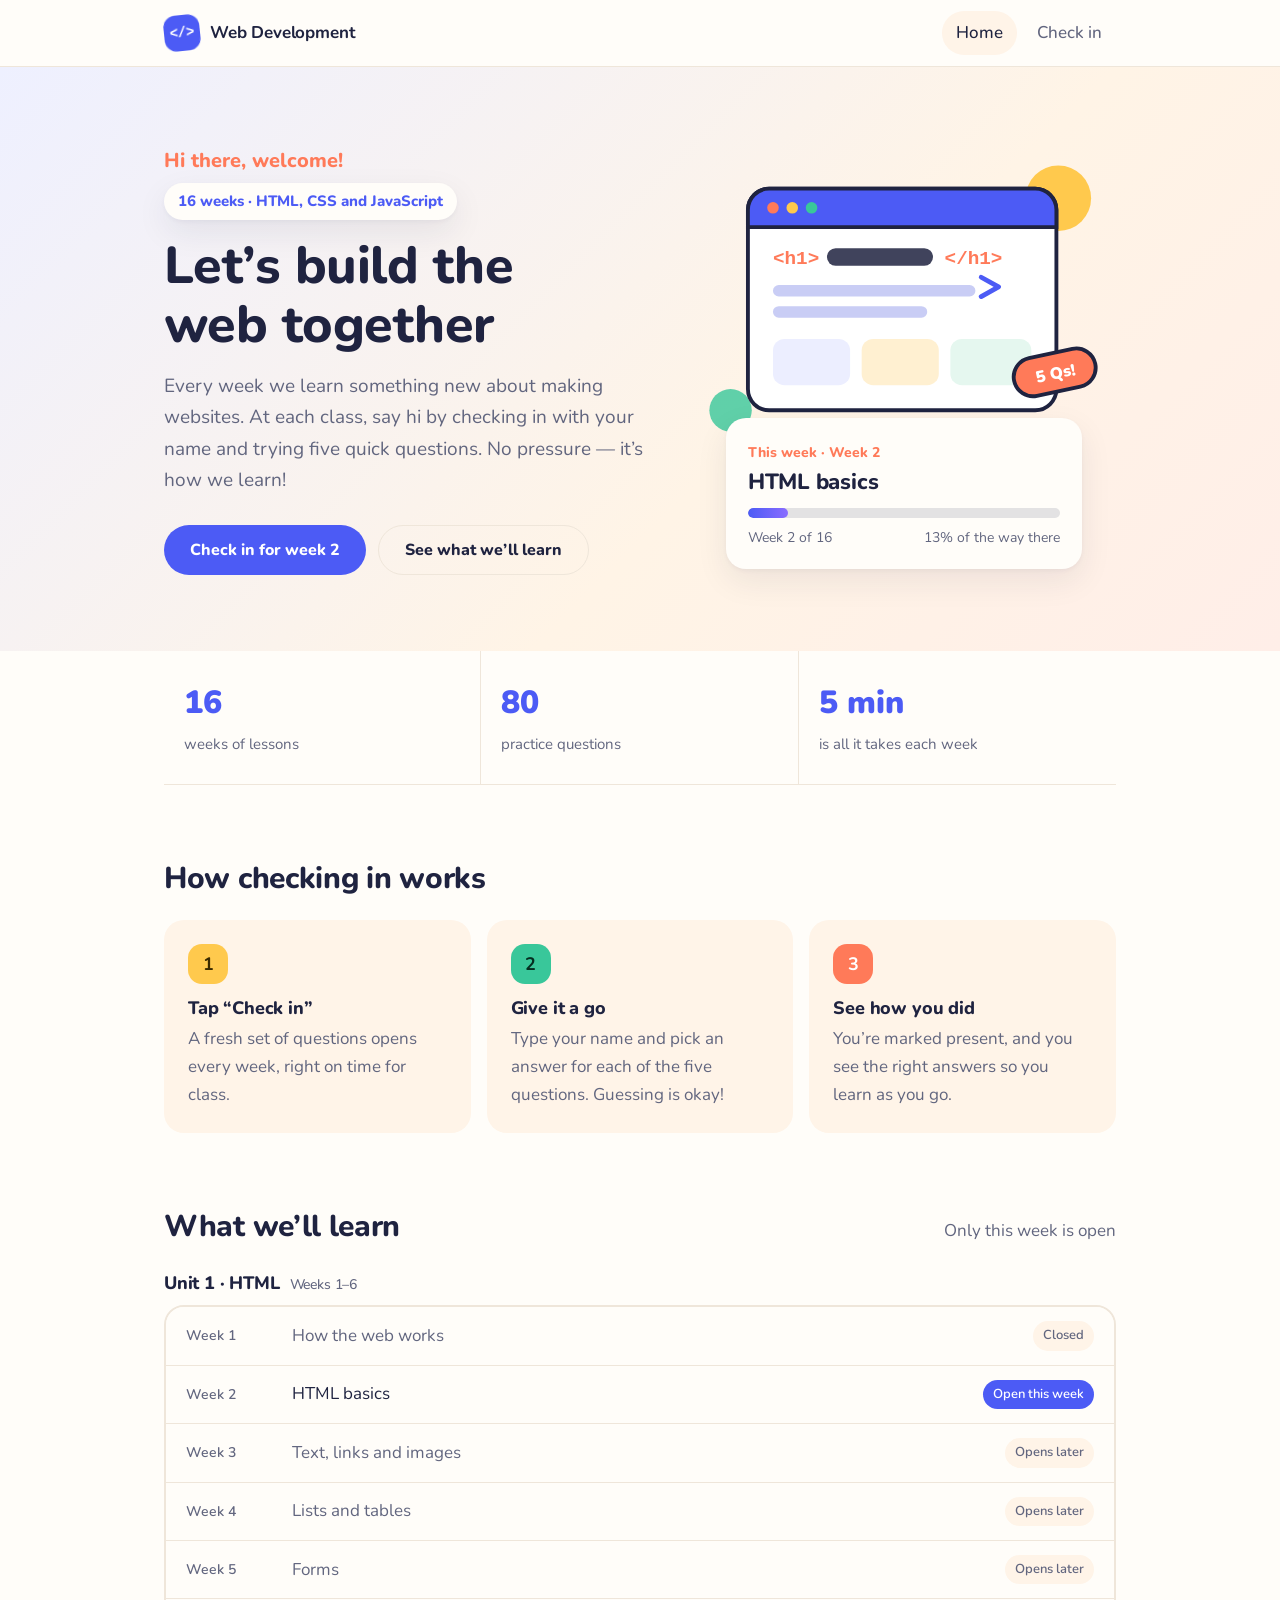
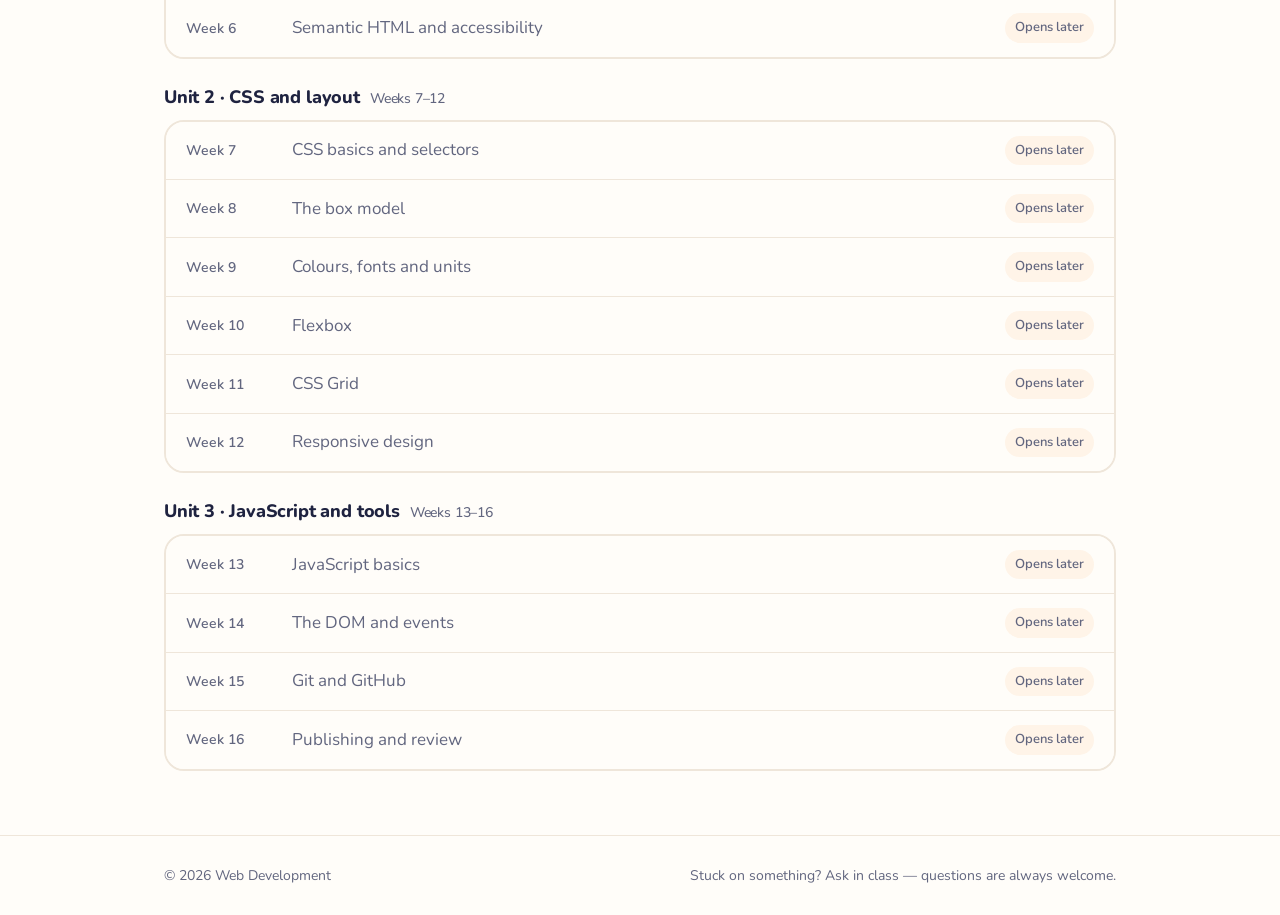
<file: index.html>
<!DOCTYPE html>
<html lang="en">
<head>
<meta charset="utf-8">
<meta name="viewport" content="width=device-width,initial-scale=1">
<meta name="description" content="A 16-week course in web development: HTML, CSS and JavaScript, with a weekly check-in.">
<title>Web Development</title>
<link rel="icon" href="data:image/svg+xml,%3Csvg xmlns='http://www.w3.org/2000/svg' viewBox='0 0 32 32'%3E%3Crect width='32' height='32' rx='8' fill='%232b3ee6'/%3E%3Ctext x='16' y='21' font-family='monospace' font-size='13' font-weight='700' fill='white' text-anchor='middle'%3E%3C/%3E%3C/text%3E%3C/svg%3E">
<link rel="preconnect" href="https://fonts.googleapis.com">
<link rel="stylesheet" href="https://fonts.googleapis.com/css2?family=Nunito:wght@400;600;700;800;900&display=swap">
<link rel="stylesheet" href="style.css">
</head>
<body>
<header class="site-head"><div class="wrap">
  <a class="brand" href="index.html"><span class="logo" aria-hidden="true">&lt;/&gt;</span><span data-course>Web Development</span></a>
  <nav aria-label="Main"><a href="index.html" aria-current="page">Home</a><a href="checkin.html">Check in</a></nav>
</div></header>

<section class="hero">
  <div class="wrap">
    <div>
      <p class="hello" id="hello">Hi there, welcome!</p>
      <span class="eyebrow">16 weeks · HTML, CSS and JavaScript</span>
      <h1>Let’s build the web together</h1>
      <p class="lead">Every week we learn something new about making websites. At each class, say hi by checking in with your name and trying five quick questions. No pressure — it’s how we learn!</p>
      <div class="row" style="display:flex;flex-wrap:wrap;gap:12px">
        <a class="btn" id="go" href="checkin.html">Check in</a>
        <a class="btn ghost" href="#syllabus">See what we’ll learn</a>
      </div>
    </div>
    <div class="hero-art">
      <svg viewBox="0 0 440 320" role="img" aria-label="A friendly drawing of a browser window with code and colourful blocks">
        <circle cx="380" cy="50" r="34" fill="#ffc94d"/>
        <circle cx="40" cy="270" r="22" fill="#39c79a" opacity=".8"/>
        <rect x="58" y="40" width="320" height="230" rx="22" fill="#ffffff" stroke="#1f2340" stroke-width="4"/>
        <path d="M58 62a22 22 0 0 1 22-22h276a22 22 0 0 1 22 22v18H58z" fill="#4c5bf5" stroke="#1f2340" stroke-width="4"/>
        <circle cx="84" cy="60" r="6" fill="#ff7a59"/><circle cx="104" cy="60" r="6" fill="#ffc94d"/><circle cx="124" cy="60" r="6" fill="#39c79a"/>
        <text x="84" y="118" font-family="ui-monospace,Menlo,monospace" font-size="20" font-weight="700" fill="#ff7a59">&lt;h1&gt;</text>
        <rect x="140" y="102" width="110" height="18" rx="9" fill="#1f2340" opacity=".85"/>
        <text x="262" y="118" font-family="ui-monospace,Menlo,monospace" font-size="20" font-weight="700" fill="#ff7a59">&lt;/h1&gt;</text>
        <rect x="84" y="140" width="210" height="12" rx="6" fill="#c9cdf5"/>
        <rect x="84" y="162" width="160" height="12" rx="6" fill="#c9cdf5"/>
        <rect x="84" y="196" width="80" height="48" rx="12" fill="#eceeff"/>
        <rect x="176" y="196" width="80" height="48" rx="12" fill="#fff0d1"/>
        <rect x="268" y="196" width="84" height="48" rx="12" fill="#e5f7ef"/>
        <path d="M300 132l18 10-18 10" fill="none" stroke="#4c5bf5" stroke-width="5" stroke-linecap="round" stroke-linejoin="round"/>
        <g transform="translate(330 220) rotate(-12)"><rect x="0" y="0" width="86" height="40" rx="20" fill="#ff7a59" stroke="#1f2340" stroke-width="4"/><text x="43" y="27" text-anchor="middle" font-family="Nunito,sans-serif" font-weight="900" font-size="17" fill="#fff">5 Qs!</text></g>
      </svg>
      <aside class="now" aria-label="This week">
        <span class="lbl" id="nowLbl">This week</span>
        <h3 id="nowTopic"></h3>
        <div class="bar" aria-hidden="true"><i id="nowBar"></i></div>
        <div class="meta"><span id="nowWeek"></span><span id="nowPct"></span></div>
      </aside>
    </div>
  </div>
</section>

<div class="wrap">
  <div class="stats">
    <div><b>16</b><span>weeks of lessons</span></div>
    <div><b>80</b><span>practice questions</span></div>
    <div><b>5 min</b><span>is all it takes each week</span></div>
  </div>

  <section class="block" aria-labelledby="how">
    <div class="section-head"><h2 id="how">How checking in works</h2></div>
    <div class="steps">
      <div class="step"><div class="num">1</div><h3>Tap “Check in”</h3><p>A fresh set of questions opens every week, right on time for class.</p></div>
      <div class="step"><div class="num">2</div><h3>Give it a go</h3><p>Type your name and pick an answer for each of the five questions. Guessing is okay!</p></div>
      <div class="step"><div class="num">3</div><h3>See how you did</h3><p>You’re marked present, and you see the right answers so you learn as you go.</p></div>
    </div>
  </section>

  <section class="block" id="syllabus" aria-labelledby="syl">
    <div class="section-head"><h2 id="syl">What we’ll learn</h2><span class="muted" id="openInfo"></span></div>
    <div id="units"></div>
  </section>
</div>

<footer><div class="wrap"><span>&copy; <span data-year></span> <span data-course></span></span><span>Stuck on something? Ask in class — questions are always welcome.</span></div></footer>

<script src="config.js"></script>
<script src="questions.js"></script>
<script src="common.js"></script>
<script>
{
  const open = U.openWeek(), cur = WEEKS[open - 1];
  const go = document.getElementById('go');
  go.textContent = 'Check in for week ' + open;
  const nm = (U.get('wd-name') || '').split(' ')[0];
  if (nm) document.getElementById('hello').textContent = 'Welcome back, ' + nm + '!';
  go.href = 'checkin.html#week-' + open;
  document.getElementById('nowLbl').textContent = 'This week · Week ' + open;
  document.getElementById('nowTopic').textContent = cur.t;
  document.getElementById('nowBar').style.width = Math.round(open / WEEKS.length * 100) + '%';
  document.getElementById('nowWeek').textContent = 'Week ' + open + ' of ' + WEEKS.length;
  document.getElementById('nowPct').textContent = Math.round(open / WEEKS.length * 100) + '% of the way there';
  document.getElementById('openInfo').textContent = 'Only this week is open';

  document.getElementById('units').innerHTML = U.UNITS.map(u => {
    const rows = WEEKS.slice(u.from - 1, u.to).map((w, i) => {
      const n = u.from + i;
      if (n < open) return `<div class="wrow locked"><span class="wn">Week ${n}</span><span>${U.esc(w.t)}</span><span class="tag done">Closed</span></div>`;
      if (n > open) return `<div class="wrow locked"><span class="wn">Week ${n}</span><span>${U.esc(w.t)}</span><span class="tag locked">Opens later</span></div>`;
      return `<a class="wrow" href="checkin.html#week-${n}"><span class="wn">Week ${n}</span><span>${U.esc(w.t)}</span><span class="tag current">Open this week</span></a>`;
    }).join('');
    return `<div class="unit"><h3>${U.esc(u.name)} <small>Weeks ${u.from}–${u.to}</small></h3><div class="weeks-list">${rows}</div></div>`;
  }).join('');
}
</script>
</body>
</html>
</file>
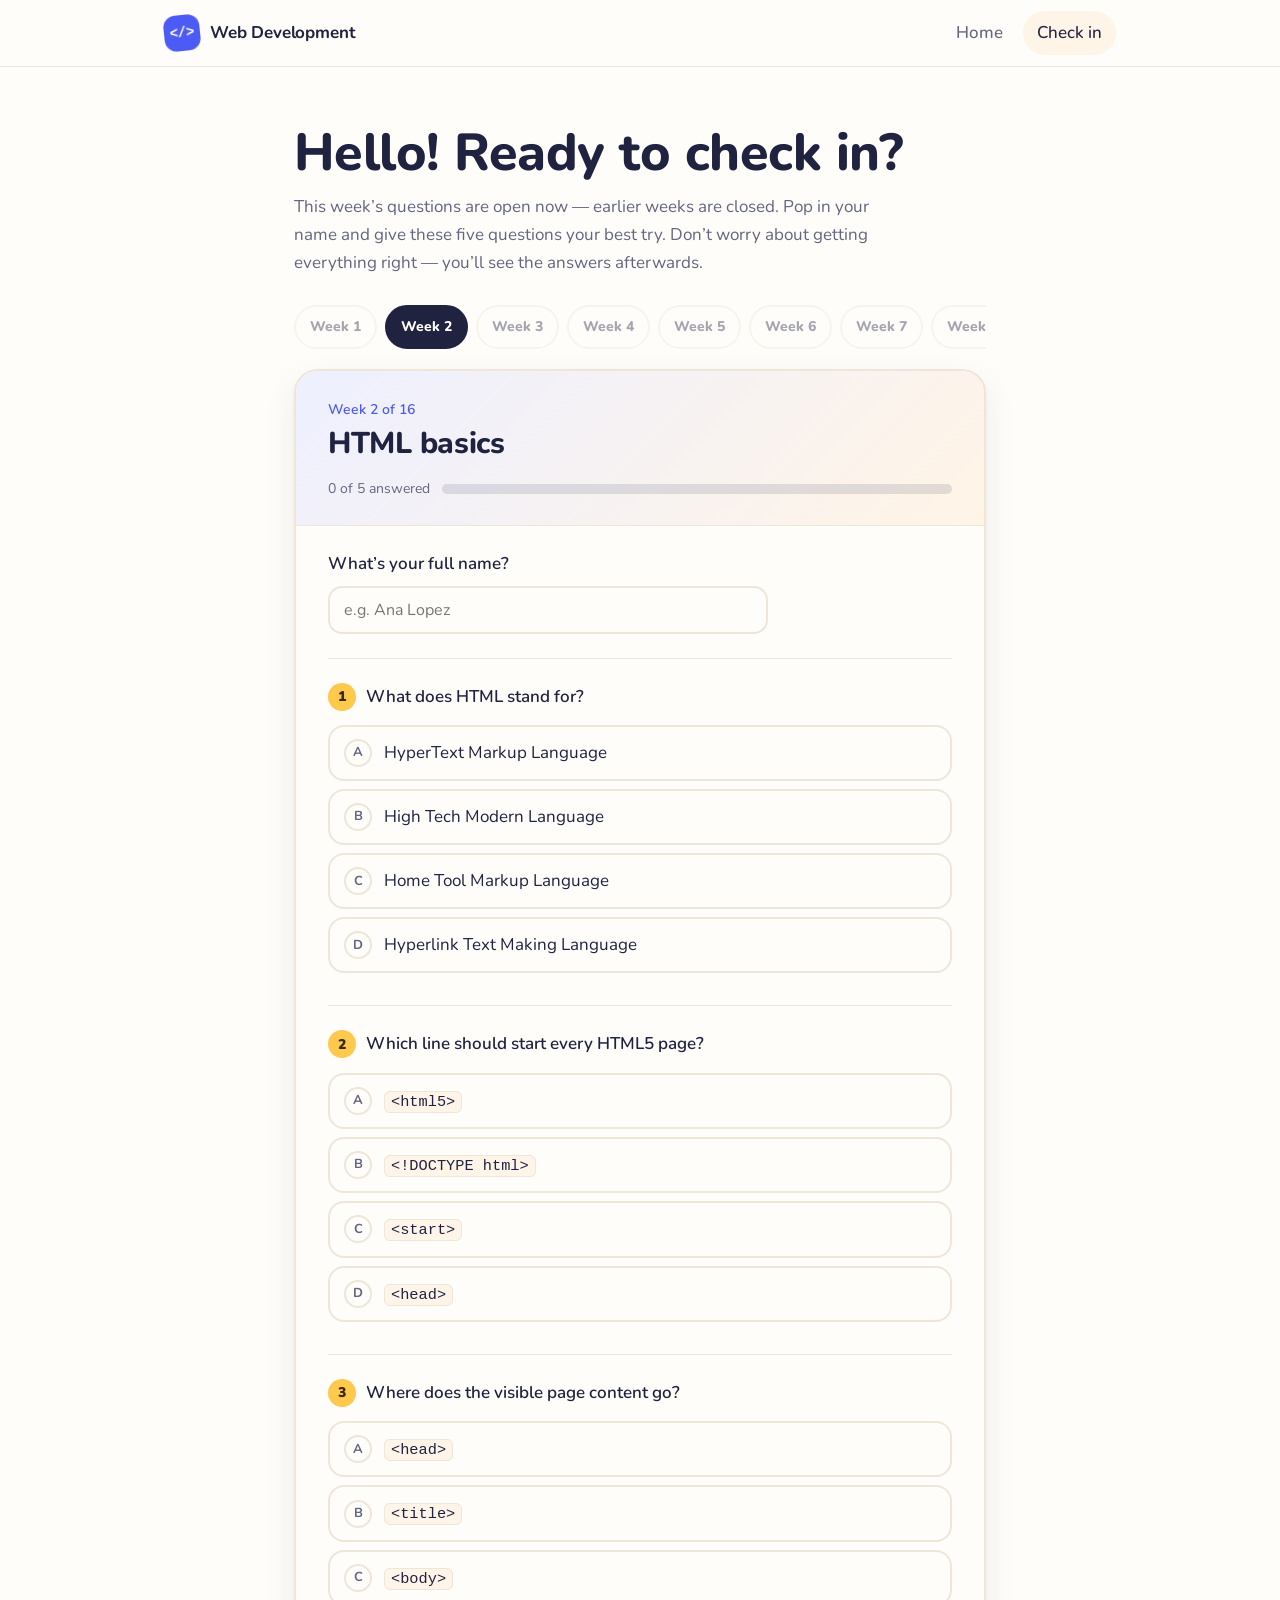
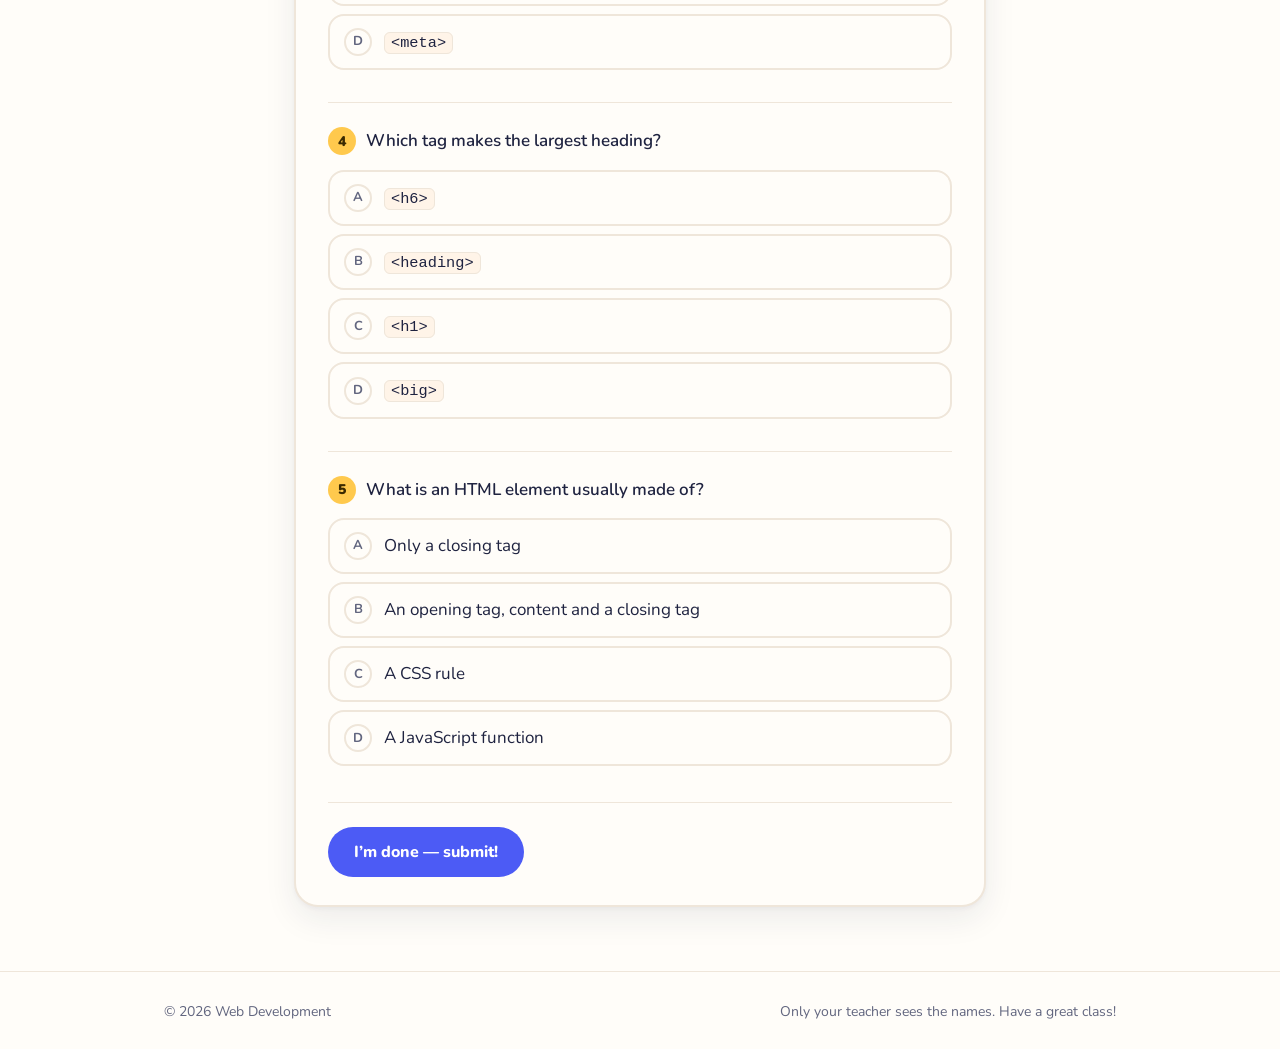
<file: checkin.html>
<!DOCTYPE html>
<html lang="en">
<head>
<meta charset="utf-8">
<meta name="viewport" content="width=device-width,initial-scale=1">
<title>Weekly Check-in · Web Development</title>
<link rel="icon" href="data:image/svg+xml,%3Csvg xmlns='http://www.w3.org/2000/svg' viewBox='0 0 32 32'%3E%3Crect width='32' height='32' rx='8' fill='%232b3ee6'/%3E%3C/svg%3E">
<link rel="preconnect" href="https://fonts.googleapis.com">
<link rel="stylesheet" href="https://fonts.googleapis.com/css2?family=Nunito:wght@400;600;700;800;900&display=swap">
<link rel="stylesheet" href="style.css">
</head>
<body>
<header class="site-head"><div class="wrap">
  <a class="brand" href="index.html"><span class="logo" aria-hidden="true">&lt;/&gt;</span><span data-course>Web Development</span></a>
  <nav aria-label="Main"><a href="index.html">Home</a><a href="checkin.html" aria-current="page">Check in</a></nav>
</div></header>

<main class="wrap narrow">
  <div class="page-head">
    <h1>Hello! Ready to check in?</h1>
    <p class="muted">This week’s questions are open now — earlier weeks are closed. Pop in your name and give these five questions your best try. Don’t worry about getting everything right — you’ll see the answers afterwards.</p>
  </div>
  <nav class="scroll" aria-label="Weeks"><div class="weeks" id="weeks"></div></nav>
  <section class="sheet" id="sheet" aria-live="polite"></section>
  <p><button class="btn hidden" type="button" id="forget">Clear saved check-in from this browser</button></p>
  <p class="note hidden" id="practice">Practice mode: answers aren’t being sent to your teacher yet, so feel free to try things out.</p>
</main>

<footer><div class="wrap"><span>&copy; <span data-year></span> <span data-course></span></span><span>Only your teacher sees the names. Have a great class!</span></div></footer>

<script src="config.js?v=94dccd9"></script>
<script src="questions.js"></script>
<script src="common.js"></script>
<script>
{
  const open = U.openWeek();
  const done = JSON.parse(U.get('wd-done') || '{}');   // results this browser already sent
  // Only the current week can be opened. Past weeks are closed, future weeks are locked.
  let week = open;
  const forget = document.getElementById('forget');
  if (!CONFIG.API_URL) document.getElementById('practice').classList.remove('hidden');

  function renderWeeks() {
    document.getElementById('weeks').innerHTML = WEEKS.map((w, i) => {
      const n = i + 1;
      return `<button type="button" class="wk${done[n] ? ' done' : ''}" data-w="${n}" aria-current="${n === week}" ${n < open ? 'disabled title="This week is closed"' : n > open ? 'disabled title="Opens later"' : ''} aria-label="Week ${n}: ${U.esc(w.t)}">Week ${n}</button>`;
    }).join('');
    const cur = document.querySelector('.wk[aria-current=true]');
    if (cur) cur.scrollIntoView({ block: 'nearest', inline: 'center' });
  }

  function updateProgress() {
    const n = document.querySelectorAll('#quiz input[type=radio]:checked').length;
    const t = document.getElementById('progTxt'), b = document.getElementById('progBar');
    if (t) t.textContent = n === 5 ? 'All done — ready to submit!' : n + ' of 5 answered';
    if (b) b.style.width = (n / 5 * 100) + '%';
  }

  function renderSheet() {
    forget.classList.toggle('hidden', !U.get('wd-name') && Object.keys(done).length === 0);
    const w = WEEKS[week - 1], rec = done[week];
    let h = `<div class="sheet-head"><span class="topic">Week ${week} of ${WEEKS.length}</span><h2>${U.esc(w.t)}</h2>`;
    if (!rec) h += `<div class="progress"><span id="progTxt">0 of 5 answered</span><div class="bar"><i id="progBar" style="width:0"></i></div></div>`;
    h += `</div><div class="sheet-body">`;
    if (rec) {
      const first = rec.name.split(' ')[0];
      const cheer = rec.score === 5 ? `Perfect score, ${first}! Amazing work.`
        : rec.score >= 3 ? `Nice work, ${first}! You’re getting it.`
        : `Thanks for trying, ${first}! Every week gets easier.`;
      h += `<div class="result"><span class="score">${rec.score}/5</span><p><span class="big">${U.esc(cheer)}</span><span class="cheer">${rec.sent ? `You’re checked in for week ${week}.` : CONFIG.API_URL ? 'If this result is missing from the attendance sheet, send the saved answers below.' : 'These practice answers are saved on this device.'} Have a look at the green answers below.</span></p></div>`;
    }
    h += `<form id="quiz" novalidate><label class="f" for="name">What’s your full name?</label>
      <input type="text" id="name" autocomplete="name" maxlength="80" placeholder="e.g. Ana Lopez" value="${U.esc(rec ? rec.name : (U.get('wd-name') || ''))}" ${rec ? 'disabled' : ''} required>`;
    w.q.forEach((q, qi) => {
      h += `<fieldset class="q"><legend><span class="n">${qi + 1}</span>${U.fmt(q[0])}</legend><div>`;
      q[1].forEach((o, oi) => {
        let cls = '';
        if (rec) { if (oi === q[2]) cls = 'right'; else if (rec.answers[qi] === oi) cls = 'wrong'; }
        h += `<label class="opt ${cls}"><input type="radio" name="q${qi}" value="${oi}" ${rec && rec.answers[qi] === oi ? 'checked' : ''} ${rec ? 'disabled' : ''}><span class="k">${'ABCD'[oi]}</span><span>${U.fmt(o)}</span></label>`;
      });
      h += `</div></fieldset>`;
    });
    if (!rec || (CONFIG.API_URL && !rec.sent)) h += `<div class="submit-row"><button class="btn" type="submit" id="submit">${rec ? 'Send saved check-in' : 'I’m done — submit!'}</button><span class="msg" id="msg"></span></div>`;
    document.getElementById('sheet').innerHTML = h + '</form></div>';
  }

  async function submit(e) {
    e.preventDefault();
    const msg = document.getElementById('msg'), btn = document.getElementById('submit');
    const name = document.getElementById('name').value.trim().replace(/\s+/g, ' ');
    if (name.length < 2) { msg.className = 'msg err'; msg.textContent = 'Oops — please type your full name first.'; document.getElementById('name').focus(); return; }
    const answers = [];
    for (let i = 0; i < 5; i++) {
      const c = document.querySelector(`input[name=q${i}]:checked`);
      if (!c) { msg.className = 'msg err'; msg.textContent = `Almost there! Question ${i + 1} still needs an answer.`; return; }
      answers.push(+c.value);
    }
    const score = answers.filter((a, i) => a === WEEKS[week - 1].q[i][2]).length;
    U.set('wd-name', name);
    if (CONFIG.API_URL) {
      btn.disabled = true; msg.className = 'msg'; msg.textContent = 'Sending your answers…';
      try {
        // text/plain avoids a CORS preflight, which Google Apps Script doesn't answer
        const r = await fetch(CONFIG.API_URL, { method: 'POST', headers: { 'Content-Type': 'text/plain;charset=utf-8' },
          body: JSON.stringify({ week, topic: WEEKS[week - 1].t, name, score, answers: answers.map(a => 'ABCD'[a]).join('') }) });
        const j = await r.json();
        if (!j.ok) throw new Error(j.error || 'failed');
      } catch (err) {
        btn.disabled = false; msg.className = 'msg err'; msg.textContent = 'Hmm, that didn’t send. Check your internet and try again.'; return;
      }
    }
    done[week] = { name, score, answers, sent: Boolean(CONFIG.API_URL) };
    U.set('wd-done', JSON.stringify(done));
    renderWeeks(); renderSheet();
    document.getElementById('sheet').scrollIntoView({ behavior: 'smooth', block: 'start' });
  }

  document.addEventListener('click', e => {
    const b = e.target.closest('.wk'); if (!b || b.disabled) return;
    week = +b.dataset.w; renderWeeks(); renderSheet();
  });
  forget.addEventListener('click', () => {
    if (document.getElementById('submit')?.disabled) return;
    U.set('wd-name', '');
    U.set('wd-done', '{}');
    for (const savedWeek of Object.keys(done)) delete done[savedWeek];
    renderWeeks();
    renderSheet();
    document.getElementById('name').focus();
  });
  document.addEventListener('change', e => { if (e.target.matches('#quiz input[type=radio]')) updateProgress(); });
  document.addEventListener('submit', e => { if (e.target.id === 'quiz') submit(e); });
  renderWeeks(); renderSheet();
}
</script>
</body>
</html>
</file>
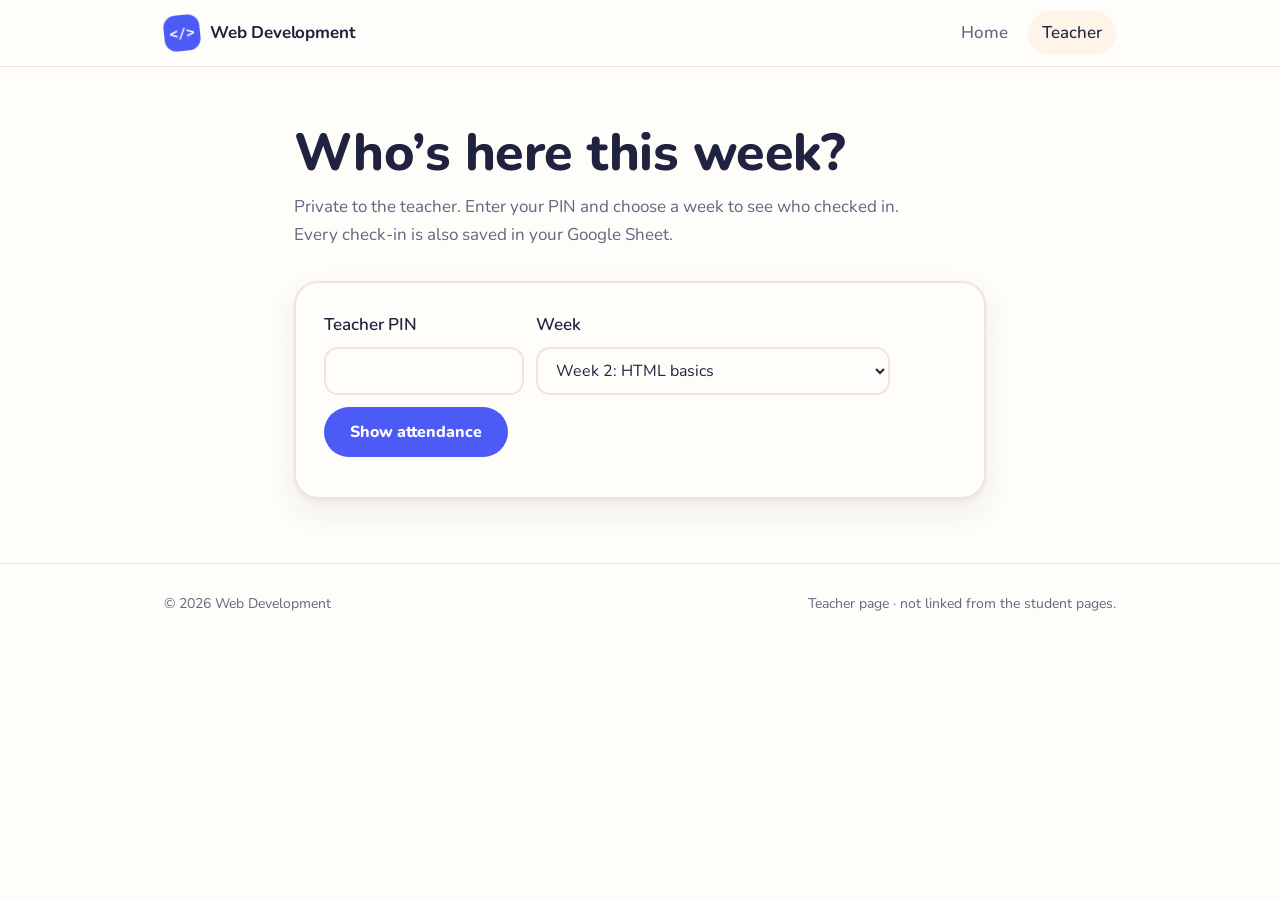
<file: teacher.html>
<!DOCTYPE html>
<html lang="en">
<head>
<meta charset="utf-8">
<meta name="viewport" content="width=device-width,initial-scale=1">
<title>Teacher Roster · Web Development</title>
<meta name="robots" content="noindex">
<link rel="icon" href="data:image/svg+xml,%3Csvg xmlns='http://www.w3.org/2000/svg' viewBox='0 0 32 32'%3E%3Crect width='32' height='32' rx='8' fill='%232b3ee6'/%3E%3C/svg%3E">
<link rel="preconnect" href="https://fonts.googleapis.com">
<link rel="stylesheet" href="https://fonts.googleapis.com/css2?family=Nunito:wght@400;600;700;800;900&display=swap">
<link rel="stylesheet" href="style.css">
</head>
<body>
<header class="site-head"><div class="wrap">
  <a class="brand" href="index.html"><span class="logo" aria-hidden="true">&lt;/&gt;</span><span data-course>Web Development</span></a>
  <nav aria-label="Main"><a href="index.html">Home</a><a href="teacher.html" aria-current="page">Teacher</a></nav>
</div></header>

<main class="wrap narrow">
  <div class="page-head">
    <h1>Who’s here this week?</h1>
    <p class="muted">Private to the teacher. Enter your PIN and choose a week to see who checked in. Every check-in is also saved in your Google Sheet.</p>
  </div>

  <form id="login" class="panel">
    <div class="controls">
      <div><label class="f" for="pin">Teacher PIN</label><input type="password" id="pin" autocomplete="current-password" style="width:200px"></div>
      <div><label class="f" for="week">Week</label><select id="week"></select></div>
      <button class="btn" type="submit">Show attendance</button>
    </div>
    <p class="msg" id="msg" style="margin-top:12px"></p>
  </form>

  <section id="out" class="panel hidden" aria-live="polite">
    <h2 id="outTitle"></h2>
    <div class="kpis">
      <div class="kpi"><span>Students checked in</span><b id="kCount">0</b></div>
      <div class="kpi"><span>Average score</span><b id="kAvg">–</b></div>
      <div class="kpi"><span>Perfect scores (5/5)</span><b id="kTop">0</b></div>
    </div>
    <div class="table-head"><strong>Student names</strong><span><button class="btn ghost" type="button" id="copy">Copy names</button> <span class="msg" id="copyMsg"></span></span></div>
    <table class="stack"><thead><tr><th>#</th><th>Student name</th><th>Checked in</th><th class="num">Score</th></tr></thead><tbody id="rows"></tbody></table>
  </section>
</main>

<footer><div class="wrap"><span>&copy; <span data-year></span> <span data-course></span></span><span>Teacher page · not linked from the student pages.</span></div></footer>

<script src="config.js"></script>
<script src="questions.js"></script>
<script src="common.js"></script>
<script>
{
  const sel = document.getElementById('week'), msg = document.getElementById('msg');
  sel.innerHTML = WEEKS.map((w, i) => `<option value="${i + 1}">Week ${i + 1}: ${U.esc(w.t)}</option>`).join('');
  sel.value = U.openWeek();
  let names = [];

  document.getElementById('login').addEventListener('submit', async e => {
    e.preventDefault();
    if (!CONFIG.API_URL) { msg.className = 'msg err'; msg.textContent = 'The site is not connected to a Google Sheet yet. Add API_URL in config.js (see README).'; return; }
    msg.className = 'msg'; msg.textContent = 'Loading…';
    try {
      const url = CONFIG.API_URL + '?pin=' + encodeURIComponent(document.getElementById('pin').value) + '&week=' + sel.value;
      const j = await (await fetch(url)).json();
      if (!j.ok) throw new Error(j.error);
      msg.textContent = '';
      const rows = j.rows;
      names = rows.map(r => r.name);
      const avg = rows.length ? rows.reduce((s, r) => s + (+r.score || 0), 0) / rows.length : null;
      document.getElementById('outTitle').textContent = `Week ${sel.value}: ${WEEKS[sel.value - 1].t}`;
      document.getElementById('kCount').textContent = rows.length;
      document.getElementById('kAvg').textContent = avg === null ? '–' : avg.toFixed(1) + ' / 5';
      document.getElementById('kTop').textContent = rows.filter(r => +r.score === 5).length;
      document.getElementById('rows').innerHTML = rows.map((r, i) => {
        const t = new Date(r.time);
        return `<tr><td>${i + 1}</td><td><strong>${U.esc(r.name)}</strong></td><td>${U.esc(isNaN(t) ? r.time : t.toLocaleString([], { weekday: 'short', month: 'short', day: 'numeric', hour: 'numeric', minute: '2-digit' }))}</td><td class="num">${+r.score || 0}/5</td></tr>`;
      }).join('') || '<tr><td colspan="4" class="muted">No check-ins yet for this week.</td></tr>';
      document.getElementById('out').classList.remove('hidden');
    } catch (err) {
      msg.className = 'msg err';
      msg.textContent = err.message === 'Wrong PIN' ? 'That PIN is not correct.' : 'Could not load the roster. Try again.';
    }
  });

  document.getElementById('copy').addEventListener('click', async () => {
    try { await navigator.clipboard.writeText(`Week ${sel.value} attendance\n` + names.join('\n')); document.getElementById('copyMsg').textContent = 'Copied.'; }
    catch (e) { document.getElementById('copyMsg').textContent = 'Copy blocked — select the table instead.'; }
  });
}
</script>
</body>
</html>
</file>
<file: style.css>
/* ===== Theme ===== */
:root{
  --bg:#fffdf9; --soft:#fff4e8; --ink:#1f2340; --mute:#62667f; --line:#efe6da;
  --acc:#4c5bf5; --acc-ink:#ffffff; --acc-soft:#eceeff; --sun:#ffc94d; --coral:#ff7a59; --mint:#39c79a;
  --ok:#0e8a57; --ok-soft:#e5f7ef; --bad:#c2412d; --bad-soft:#fff0ec;
  --r:20px; --shadow:0 2px 4px rgba(31,35,64,.04),0 12px 32px rgba(31,35,64,.08);
}
@media(prefers-color-scheme:dark){:root{
  --bg:#14152a; --soft:#1d1f3a; --ink:#f2f1fb; --mute:#b0b2cc; --line:#2c2f52;
  --acc:#8f98ff; --acc-ink:#14152a; --acc-soft:#262a55;
  --ok:#5cd59a; --ok-soft:#0f2a1d; --bad:#ff8f84; --bad-soft:#331512; --shadow:none}}
*{box-sizing:border-box;min-width:0}
html{scroll-behavior:smooth}
body{margin:0;background:var(--bg);color:var(--ink);font:17px/1.65 Nunito,system-ui,-apple-system,"Segoe UI",sans-serif;-webkit-font-smoothing:antialiased;overflow-x:clip}
a{color:var(--acc)}
h1,h2,h3{line-height:1.15;letter-spacing:-.01em;text-wrap:balance;margin:0;font-weight:800}
h1{font-size:clamp(32px,5vw,52px)}
h2{font-size:clamp(24px,3vw,30px)}
h3{font-size:18px;letter-spacing:-.01em}
p{margin:0}
.wrap{max-width:1080px;margin:0 auto;padding:0 max(5vw,20px)}
.narrow{max-width:820px}
.muted{color:var(--mute)}
.hidden{display:none!important}
.scroll{overflow-x:auto}

/* ===== Header / footer ===== */
.site-head{position:sticky;top:0;z-index:10;background:color-mix(in srgb,var(--bg) 88%,transparent);backdrop-filter:blur(10px);border-bottom:1px solid var(--line)}
.site-head .wrap{display:flex;flex-wrap:wrap;gap:10px 24px;align-items:center;justify-content:space-between;min-height:66px}
.brand{display:flex;align-items:center;gap:10px;color:var(--ink);text-decoration:none;font-weight:700;letter-spacing:-.01em}
.logo{width:36px;height:36px;border-radius:12px;transform:rotate(-6deg);background:var(--acc);color:var(--acc-ink);display:grid;place-items:center;font:700 14px ui-monospace,Menlo,monospace;flex:none}
.site-head nav{display:flex;gap:6px}
.site-head nav a{padding:8px 14px;border-radius:999px;text-decoration:none;color:var(--mute);font-weight:500}
.site-head nav a:hover{color:var(--ink);background:var(--soft)}
.site-head nav a[aria-current=page]{color:var(--ink);background:var(--soft)}
footer{border-top:1px solid var(--line);color:var(--mute);font-size:14px;padding:28px 0;margin-top:64px}
footer .wrap{display:flex;flex-wrap:wrap;gap:8px 24px;justify-content:space-between}

/* ===== Buttons / inputs ===== */
.btn{display:inline-flex;align-items:center;justify-content:center;gap:8px;height:50px;padding:0 26px;border:0;border-radius:999px;background:var(--acc);color:var(--acc-ink);font:800 16px Nunito,system-ui,sans-serif;cursor:pointer;text-decoration:none;transition:transform .15s,box-shadow .15s}
.btn:hover{transform:translateY(-1px);box-shadow:0 6px 18px color-mix(in srgb,var(--acc) 35%,transparent)}
.btn.ghost{background:transparent;color:var(--ink);border:1px solid var(--line)}
.btn.ghost:hover{box-shadow:none;background:var(--soft)}
.btn:disabled{opacity:.5;cursor:not-allowed;box-shadow:none}
:focus-visible{outline:3px solid var(--acc);outline-offset:2px}
input[type=text],input[type=password],select{height:48px;padding:0 14px;border:2px solid var(--line);border-radius:14px;font:16px Nunito,system-ui,sans-serif;background:var(--bg);color:var(--ink)}
input[type=text],input[type=password]{width:100%;max-width:440px}
label.f{display:block;font-weight:600;margin:0 0 8px}

/* ===== Home ===== */
.hero{background:linear-gradient(135deg,#eef0ff 0%,#fff4e6 60%,#ffeee8 100%);padding:clamp(40px,6vw,80px) 0;position:relative;overflow:hidden}
@media(prefers-color-scheme:dark){.hero{background:linear-gradient(135deg,#1d2050,#2a1f3a)}}
.hero .wrap{display:grid;grid-template-columns:minmax(0,1.15fr) minmax(0,1fr);gap:40px;align-items:center}
.eyebrow{display:inline-block;font-size:15px;font-weight:800;color:var(--acc);background:var(--bg);border-radius:999px;padding:6px 14px;margin-bottom:16px;box-shadow:var(--shadow)}
.hello{font-size:20px;font-weight:800;color:var(--coral);margin-bottom:6px}
.hero p.lead{font-size:19px;color:var(--mute);margin-top:16px;max-width:50ch}
.hero .row{margin-top:28px}
.hero-art{position:relative}
.hero-art svg{width:100%;height:auto;display:block}
.now{position:relative;margin:-40px 8% 0;background:var(--bg);border-radius:var(--r);padding:20px 22px;box-shadow:var(--shadow)}
.now .lbl{font-size:14px;font-weight:800;color:var(--coral)}
.now h3{font-size:22px;margin:4px 0 12px}
.bar{height:10px;border-radius:99px;background:color-mix(in srgb,currentColor 12%,transparent);overflow:hidden}
.bar>i{display:block;height:100%;background:linear-gradient(90deg,var(--acc),#8a6cff);border-radius:inherit;transition:width .3s}
.now .meta{display:flex;justify-content:space-between;gap:10px;font-size:14px;color:var(--mute);margin-top:8px}
.stats{display:grid;grid-template-columns:repeat(3,minmax(0,1fr));border-bottom:1px solid var(--line)}
.stats div{padding:26px 20px;border-right:1px solid var(--line)}
.stats div:last-child{border-right:0}
.stats b{display:block;font-size:32px;font-weight:900;color:var(--acc)}
.stats span{color:var(--mute);font-size:15px}
section.block{padding-top:clamp(48px,6vw,80px)}
.section-head{display:flex;flex-wrap:wrap;justify-content:space-between;align-items:end;gap:12px;margin-bottom:24px}
.steps{display:grid;grid-template-columns:repeat(3,minmax(0,1fr));gap:16px}
.step{border-radius:var(--r);padding:24px;background:var(--soft)}
.step .num{width:40px;height:40px;border-radius:14px;background:var(--sun);color:#3a2a00;font-size:18px;display:grid;place-items:center;font-weight:700;margin-bottom:14px}
.step p{color:var(--mute);margin-top:6px}
.unit{margin-top:28px}
.unit h3{display:flex;gap:10px;align-items:baseline;margin-bottom:12px}
.unit h3 small{color:var(--mute);font-weight:500;font-size:14px}
.weeks-list{border:1px solid var(--line);border-radius:var(--r);overflow:hidden}
.wrow{display:grid;grid-template-columns:90px minmax(0,1fr) auto;gap:16px;align-items:center;padding:14px 20px;border-top:1px solid var(--line);color:var(--ink);text-decoration:none;background:var(--bg)}
.wrow:first-child{border-top:0}
a.wrow:hover{background:var(--soft)}
.wrow .wn{color:var(--mute);font-size:14px;font-weight:600}
.wrow .tag{font-size:13px;font-weight:600;padding:4px 10px;border-radius:99px;white-space:nowrap}
.tag.open{background:var(--acc-soft);color:var(--acc)}
.tag.current{background:var(--acc);color:var(--acc-ink)}
.tag.done{background:var(--soft);color:var(--mute)}
.tag.locked{background:var(--soft);color:var(--mute)}
.wrow.locked{color:var(--mute)}

/* ===== Check-in ===== */
.page-head{padding:clamp(32px,5vw,56px) 0 8px}
.page-head p{margin-top:10px;max-width:62ch}
.weeks{display:flex;gap:8px;padding:20px 0 4px}
.wk{flex:none;min-width:48px;height:44px;padding:0 14px;border:1px solid var(--line);background:var(--bg);color:var(--ink);border-radius:10px;font:600 14px Inter,system-ui,sans-serif;cursor:pointer}
.wk[aria-current=true]{background:var(--ink);border-color:var(--ink);color:var(--bg)}
.wk:disabled{opacity:.4;cursor:not-allowed}
.wk.done::after{content:" \2713";color:var(--ok)}
.wk[aria-current=true].done::after{color:inherit}
.sheet{border:1px solid var(--line);border-radius:18px;background:var(--bg);box-shadow:var(--shadow);margin-top:16px;overflow:hidden}
.sheet-head{padding:24px clamp(20px,3vw,32px);background:var(--soft);border-bottom:1px solid var(--line)}
.sheet-head .topic{color:var(--acc);font-weight:600;font-size:14px}
.sheet-head h2{margin-top:4px}
.progress{display:flex;align-items:center;gap:12px;margin-top:16px;font-size:14px;color:var(--mute)}
.progress .bar{flex:1;color:var(--ink)}
.sheet-body{padding:24px clamp(20px,3vw,32px) 28px}
fieldset.q{border:0;margin:0;padding:24px 0 0;border-top:1px solid var(--line);margin-top:24px}
fieldset.q legend{float:left;width:100%;padding:0;font-weight:600;font-size:17px;margin-bottom:14px}
fieldset.q legend+*{clear:both}
.n{display:inline-grid;place-items:center;width:28px;height:28px;border-radius:8px;background:var(--acc-soft);color:var(--acc);font-size:14px;margin-right:10px;vertical-align:1px}
.opt{position:relative;display:flex;gap:12px;align-items:center;padding:12px 14px;border:1px solid var(--line);border-radius:10px;margin:8px 0;cursor:pointer;background:var(--bg);transition:border-color .15s,background .15s}
.opt:hover{border-color:color-mix(in srgb,var(--acc) 50%,var(--line))}
.opt input{position:absolute;opacity:0;pointer-events:none}
.opt .k{flex:none;width:28px;height:28px;border-radius:8px;border:1px solid var(--line);display:grid;place-items:center;font-size:13px;font-weight:700;color:var(--mute)}
.opt:has(input:checked){border-color:var(--acc);background:var(--acc-soft)}
.opt:has(input:checked) .k{background:var(--acc);border-color:var(--acc);color:var(--acc-ink)}
.opt:has(input:focus-visible){outline:3px solid var(--acc);outline-offset:2px}
.opt.right,.opt.right:has(input:checked){border-color:var(--ok);background:var(--ok-soft);color:var(--ok);font-weight:600}
.opt.right .k,.opt.right:has(input:checked) .k{background:var(--ok);border-color:var(--ok);color:#fff}
.opt.wrong,.opt.wrong:has(input:checked){border-color:var(--bad);background:var(--bad-soft);color:var(--bad)}
.opt.wrong .k,.opt.wrong:has(input:checked) .k{background:var(--bad);border-color:var(--bad);color:#fff}
code{font-family:ui-monospace,Menlo,monospace;font-size:.9em;background:var(--soft);border:1px solid var(--line);padding:1px 6px;border-radius:6px;overflow-wrap:anywhere}
.submit-row{display:flex;flex-wrap:wrap;gap:14px;align-items:center;margin-top:28px;padding-top:24px;border-top:1px solid var(--line)}
.msg{font-weight:500}.msg.err{color:var(--bad)}.msg.good{color:var(--ok)}
.result{display:flex;flex-wrap:wrap;gap:16px 24px;align-items:center;padding:20px;border-radius:12px;background:var(--ok-soft);margin-bottom:8px}
.result .score{font-size:40px;font-weight:700;letter-spacing:-.03em;color:var(--ok);line-height:1}
.result p{color:var(--ink)}
.note{font-size:14px;color:var(--mute);background:var(--soft);border:1px solid var(--line);border-radius:10px;padding:12px 16px;margin-top:16px}

/* ===== Teacher ===== */
.panel{border:1px solid var(--line);border-radius:18px;padding:clamp(20px,3vw,28px);background:var(--bg);box-shadow:var(--shadow);margin-top:24px}
.controls{display:flex;flex-wrap:wrap;gap:12px;align-items:end}
.controls>div{display:flex;flex-direction:column}
.kpis{display:grid;grid-template-columns:repeat(3,minmax(0,1fr));gap:12px;margin:24px 0 8px}
.kpi{background:var(--soft);border-radius:12px;padding:16px 18px}
.kpi span{color:var(--mute);font-size:14px}
.kpi b{display:block;font-size:28px;letter-spacing:-.02em}
.table-head{display:flex;flex-wrap:wrap;gap:12px;justify-content:space-between;align-items:center;margin-top:20px}
table{width:100%;border-collapse:collapse;margin-top:12px;font-size:15px}
th,td{text-align:left;padding:12px 10px;border-bottom:1px solid var(--line)}
th{font-size:13px;color:var(--mute);font-weight:600;background:var(--soft)}
td.num,th.num{text-align:right;white-space:nowrap;font-variant-numeric:tabular-nums}

/* ===== Small screens ===== */
@media(max-width:820px){
  .hero .wrap{grid-template-columns:minmax(0,1fr);gap:32px}
  .steps{grid-template-columns:minmax(0,1fr)}
}
@media(max-width:600px){
  .site-head nav a{padding:8px 10px}
  .stats{grid-template-columns:minmax(0,1fr)}
  .stats div{border-right:0;border-bottom:1px solid var(--line);padding:18px 4px}
  .stats div:last-child{border-bottom:0}
  .wrow{grid-template-columns:minmax(0,1fr) auto;gap:4px 12px;padding:14px 16px}
  .wrow .wn{grid-column:1/-1}
  .kpis{grid-template-columns:minmax(0,1fr)}
  table{font-size:14px}
  .stack thead{display:none}.stack tr{display:grid;padding:10px 0;border-bottom:1px solid var(--line)}.stack td{border:0;padding:2px 0;text-align:left}
}
@media(prefers-reduced-motion:reduce){*{transition:none!important;scroll-behavior:auto!important}}

.step:nth-child(2) .num{background:var(--mint);color:#052e20}
.step:nth-child(3) .num{background:var(--coral);color:#fff}
.weeks-list{border-width:2px}
.wrow{transition:background .15s}
.wk{border-radius:999px!important;border-width:2px!important;font-family:Nunito,system-ui,sans-serif!important;font-weight:800!important}
.opt{border-width:2px!important;border-radius:16px!important}
.opt .k{border-radius:50%!important;border-width:2px!important}
.n{border-radius:50%!important;background:var(--sun)!important;color:#3a2a00!important;font-weight:900}
.sheet,.panel{border-width:2px!important;border-radius:24px!important}
.sheet-head{background:linear-gradient(135deg,#eef0ff,#fff4e6)!important}
@media(prefers-color-scheme:dark){.sheet-head{background:linear-gradient(135deg,#1d2050,#2a1f3a)!important}}
.result{border-radius:18px!important}
.result .big{font-size:20px;font-weight:900;color:var(--ok);display:block}
.cheer{font-size:15px;color:var(--mute);margin-top:4px}
.encourage{font-size:14px;color:var(--mute);margin-left:auto}
@media(max-width:820px){.now{margin:-24px 4% 0}}
</file>
